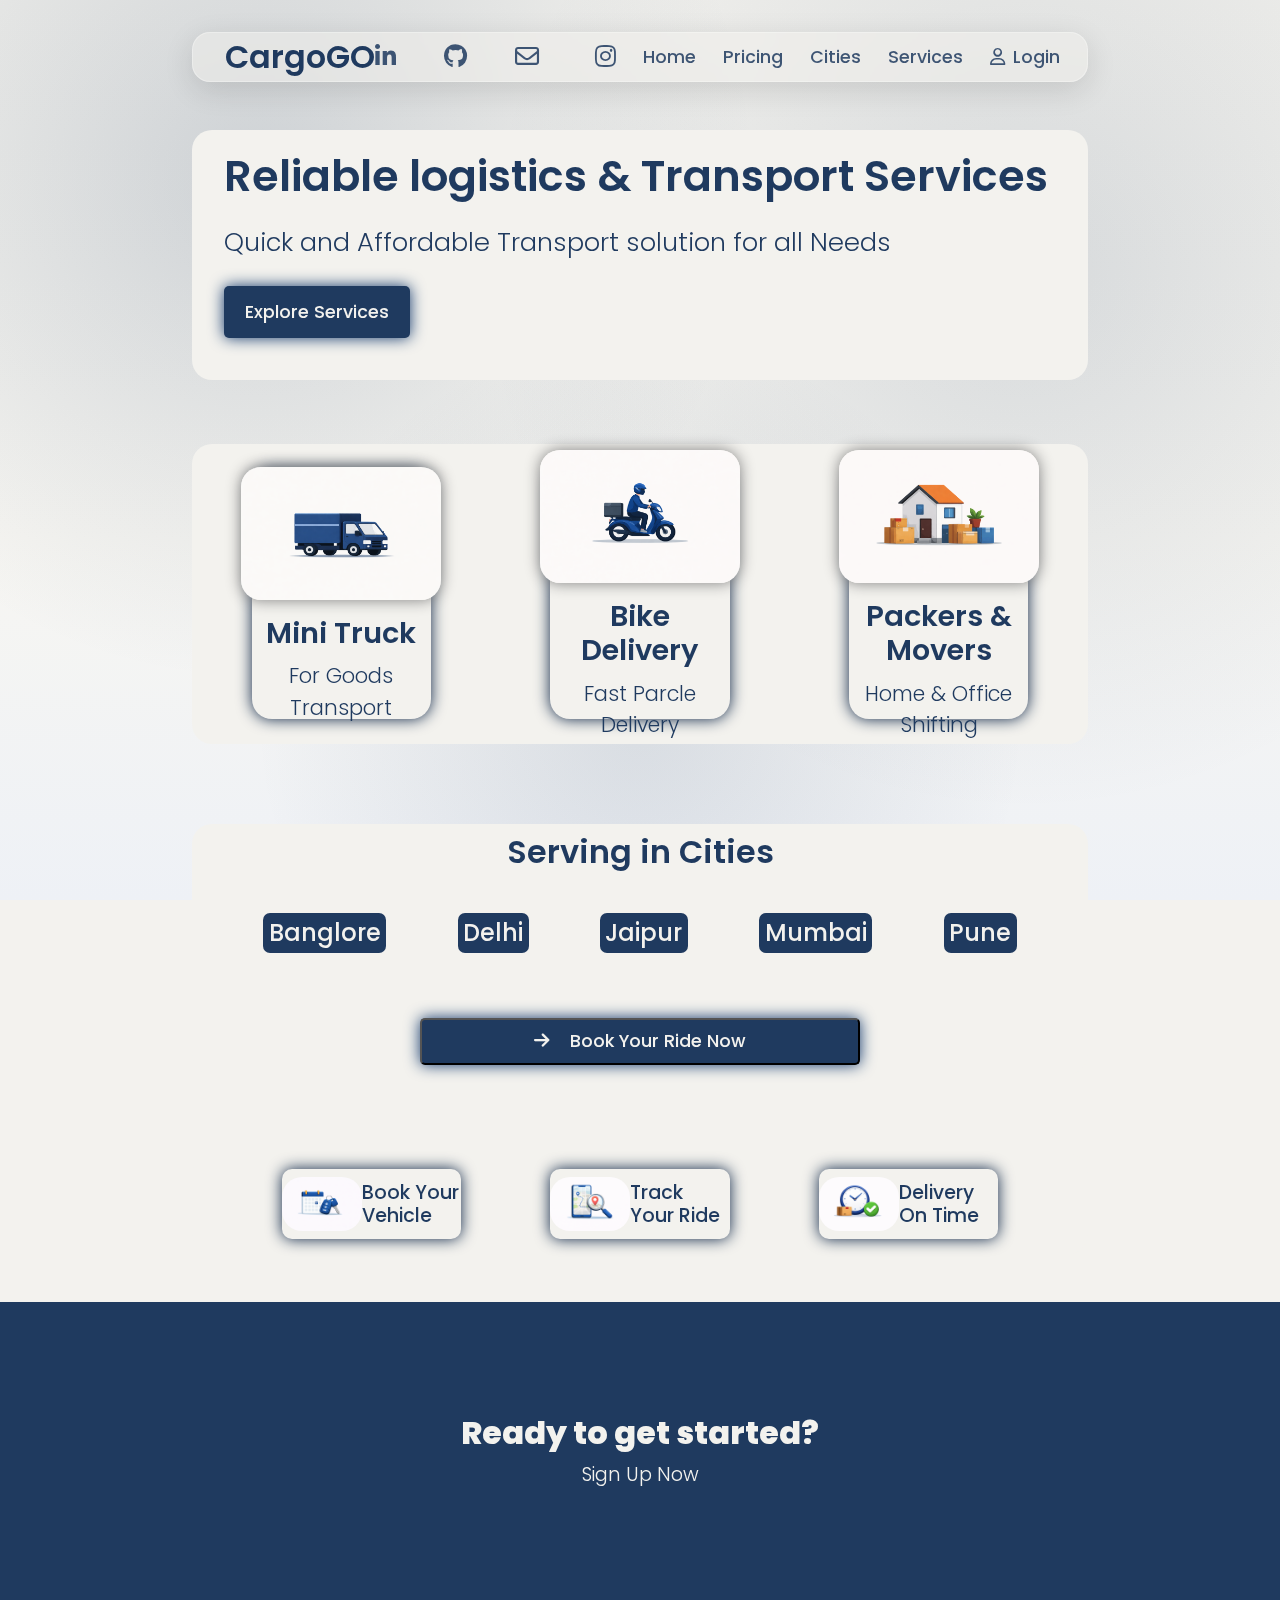
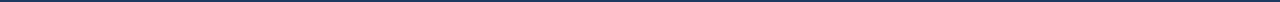
<file: index.html>
<!DOCTYPE html>
<html lang="en">
<head>
    <meta charset="UTF-8">
    <meta name="viewport" content="width=device-width, initial-scale=1.0">
    <title>CargoGO</title>
     <!-- Bootstrap CSS -->
    <link href="https://cdn.jsdelivr.net/npm/bootstrap@5.3.3/dist/css/bootstrap.min.css" rel="stylesheet">

    <!-- Google Font (Example: Poppins) -->
    <link href="https://fonts.googleapis.com/css2?family=Poppins:wght@300;400;500;600&display=swap" rel="stylesheet">
    <link href="https://fonts.googleapis.com/css2?family=Inter:wght@300;400;500;600;700&display=swap" rel="stylesheet">

    <!-- Font Awesome Icons -->
    <link rel="stylesheet" href="https://cdnjs.cloudflare.com/ajax/libs/font-awesome/6.5.1/css/all.min.css">

    <!-- Custom CSS -->
    <link rel="Stylesheet" href="style.css">
</head>
<body>
    <div class="cool-bg"></div>
    <div class="navigationbar">
        <div class="logo">CargoGO</div>
        <div class="sociallink">
            <a href="https://www.linkedin.com/in/jayesh-choudhary-8b7201360"><i class="fa-brands fa-linkedin-in"></i></a>
            <a href="https://github.com/choudharyjayesh668"><i class="fa-brands fa-github"></i></a>
            <a href="mailto:choudharyjayesh668@gmail.com"><i class="fa-regular fa-envelope"></i></a>
            <a href="https://www.instagram.com/jayeshchoudhayy/"><i class="fa-brands fa-instagram"></i></a>
        </div><!-- Social Links -->
        <div class="navlinks">
            <a href="./index.html">Home</a>
            <a href="./pricing.html">Pricing</a>
            <a href="./cities.html">Cities</a>
            <a href="./servies.html">Services</a>
            <!-- <a href="#about">About Us</a>
            <a href="#contact">Contact</a> -->
            <a href="./login.html"><i class="fa-regular fa-user"></i>Login</a>
        </div><!-- Navigation Links -->
    </div><!-- Navigation Bar -->
    <div class="box2">
        <div class="box2-content">
            <h1>Reliable logistics & Transport Services</h1>
            <p>Quick and Affordable Transport solution for all Needs</p>
            <a href="#services">Explore Services</a>
        </div><!-- Box 2 Content -->
    </div><!-- Box 2 -->
    <div class="box3">
        <div class="content">
            <img src="./Asset/box 3 1.png">
            <h4>Mini Truck</h4>
            <p class="bp1">For Goods Transport</p>
        </div>
        <div class="content">
            <img src="./Asset/box 3 2.png">
            <h4>Bike Delivery</h4>
            <p class="bp1">Fast Parcle Delivery</p>
        </div>
        <div class="content">
            <img src="./Asset/box 3 3.png">
            <h4>Packers & Movers</h4>
            <p class="bp1">Home & Office Shifting</p>
        </div>
    </div><!-- Box 3 -->
    <div class="box5">
        <h3>Serving in Cities</h3>
            <div class="citybox">
                <h5>Banglore</h5>
                <h5>Delhi</h5>
                <h5>Jaipur</h5>
                <h5>Mumbai</h5>
                <h5>Pune</h5>
            </div>
            <button class="ridenow"><i class="fa-solid fa-arrow-right"></i> Book Your Ride Now</button>
    </div><!-- Box 5 -->
    <div class="box4">
        <div class="minibox">
            <img src="./Asset/box  4 1.png">
            <h4>Book Your Vehicle</h4>
        </div>
        <div class="minibox">
            <img src="./Asset/box  4 2.png">
            <h4>Track Your Ride</h4>
        </div>
        <div class="minibox">
            <img src="./Asset/box  4 3.png">
            <h4>Delivery On Time</h4>
        </div>
    </div><!-- Box 4 -->
    <div class="bottom">
        <div class="bottom-content">
            <h2>Ready to get started?</h2>
            <a href="./login.html">Sign Up Now</a>
        </div><!-- Bottom Content -->
    </div><!-- Bottom Section -->
    <!--rebuild-->
</body>
</html>
</file>
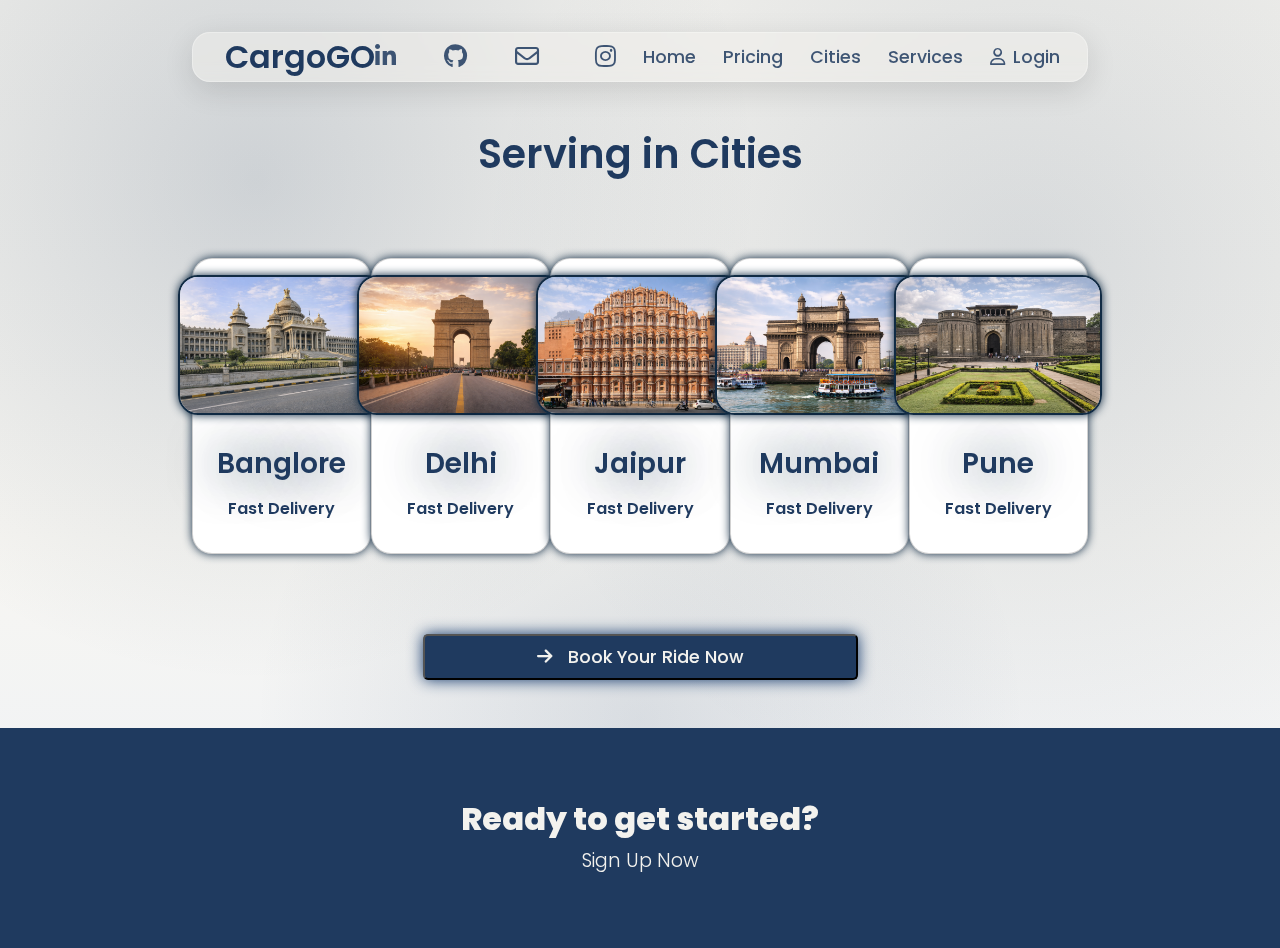
<file: cities.html>
<!DOCTYPE html>
<html lang="en">
<head>
    <meta charset="UTF-8">
    <meta name="viewport" content="width=device-width, initial-scale=1.0">
    <title>CargoGO</title>
     <!-- Bootstrap CSS -->
    <link href="https://cdn.jsdelivr.net/npm/bootstrap@5.3.3/dist/css/bootstrap.min.css" rel="stylesheet">

    <!-- Google Font (Example: Poppins) -->
    <link href="https://fonts.googleapis.com/css2?family=Poppins:wght@300;400;500;600&display=swap" rel="stylesheet">
    <link href="https://fonts.googleapis.com/css2?family=Inter:wght@300;400;500;600;700&display=swap" rel="stylesheet">

    <!-- Font Awesome Icons -->
    <link rel="stylesheet" href="https://cdnjs.cloudflare.com/ajax/libs/font-awesome/6.5.1/css/all.min.css">

    <!-- Custom CSS -->
    <link rel="Stylesheet" href="cities.css">
</head>
<body>
    <div class="cool-bg"></div>
    <div class="navigationbar">
        <div class="logo">CargoGO</div>
        <div class="sociallink">
            <a href="https://www.linkedin.com/in/jayesh-choudhary-8b7201360"><i class="fa-brands fa-linkedin-in"></i></a>
            <a href="https://github.com/choudharyjayesh668"><i class="fa-brands fa-github"></i></a>
            <a href="mailto:choudharyjayesh668@gmail.com"><i class="fa-regular fa-envelope"></i></a>
            <a href="https://www.instagram.com/jayeshchoudhayy/"><i class="fa-brands fa-instagram"></i></a>
        </div><!-- Social Links -->
        <div class="navlinks">
            <a href="./index.html">Home</a>
            <a href="./pricing.html">Pricing</a>
            <a href="./cities.html">Cities</a>
            <a href="./servies.html">Services</a>
            <!-- <a href="#about">About Us</a>
            <a href="#contact">Contact</a> -->
            <a href="./login.html"><i class="fa-regular fa-user"></i>Login</a>
        </div><!-- Navigation Links -->
    </div><!-- Navigation Bar -->
    <h1>Serving in Cities</h1>
    <div class="midpart">
        <div class="card">
            <img src="./Asset/cities1.png">
            <h3>Banglore</h3>
            <p>Fast Delivery</p>
        </div>
        <div class="card">
            <img src="./Asset/cities2.png">
            <h3>Delhi</h3>
            <p>Fast Delivery</p>
        </div>
        <div class="card">
            <img src="./Asset/cities3.png">
            <h3>Jaipur</h3>
            <p>Fast Delivery</p>
        </div>
        <div class="card">
            <img src="./Asset/cities4.png">
            <h3>Mumbai</h3>
            <p>Fast Delivery</p>
        </div>
        <div class="card">
            <img src="./Asset/cities5.png">
            <h3>Pune</h3>
            <p>Fast Delivery</p>
        </div>
    </div>
    <div class="last">
        <button class="book"><i class="fa-solid fa-arrow-right"></i>Book Your Ride Now</button>
    </div>
        <div class="bottom">
        <div class="bottom-content">
            <h2>Ready to get started?</h2>
            <a href="./login.html">Sign Up Now</a>
        </div><!-- Bottom Content -->
    </div><!-- Bottom Section -->
</body>
</html>
</file>
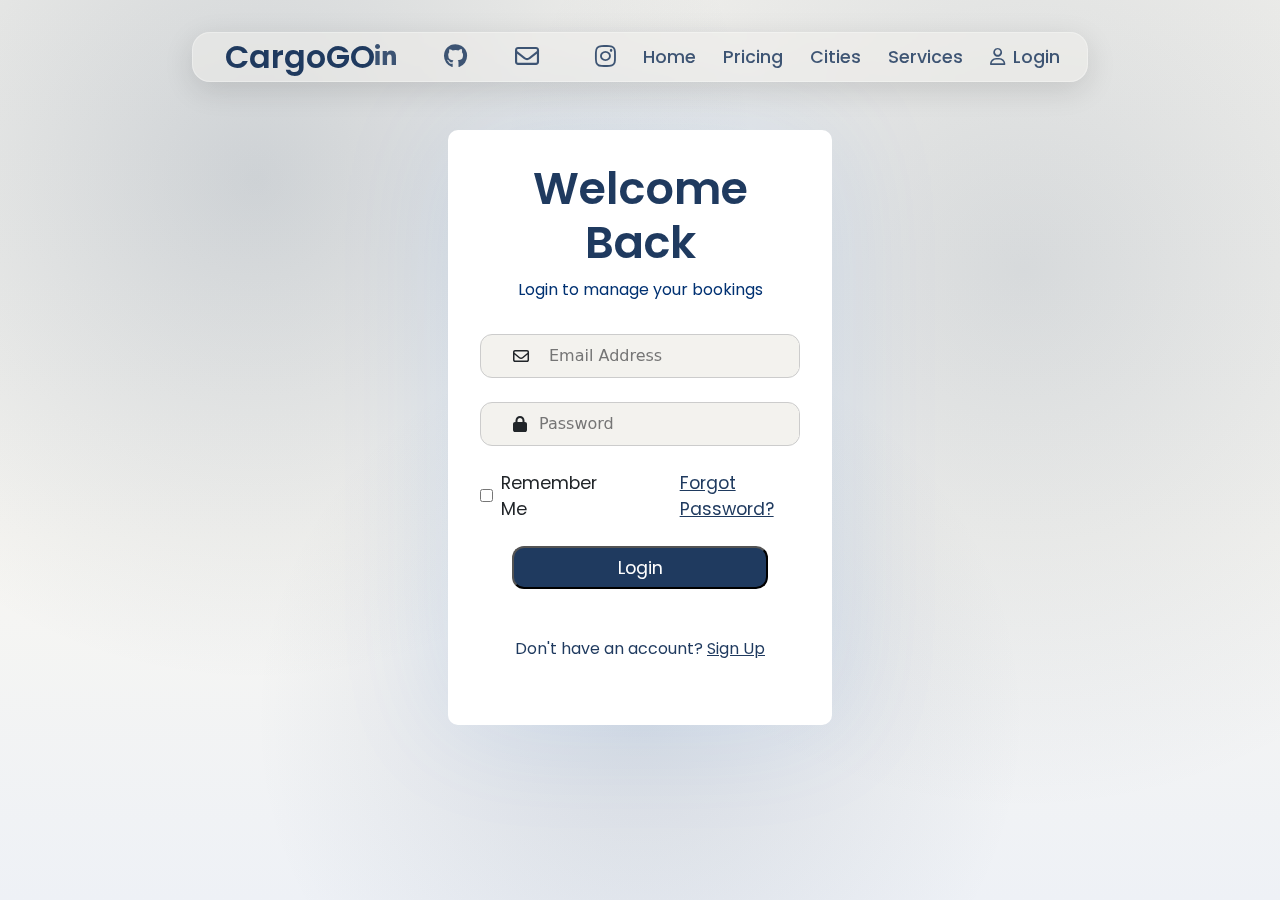
<file: login.html>
<!DOCTYPE html>
<html lang="en">
<head>
    <meta charset="UTF-8">
    <meta name="viewport" content="width=device-width, initial-scale=1.0">
    <title>CargoGO</title>
     <!-- Bootstrap CSS -->
    <link href="https://cdn.jsdelivr.net/npm/bootstrap@5.3.3/dist/css/bootstrap.min.css" rel="stylesheet">

    <!-- Google Font (Example: Poppins) -->
    <link href="https://fonts.googleapis.com/css2?family=Poppins:wght@300;400;500;600&display=swap" rel="stylesheet">
    <link href="https://fonts.googleapis.com/css2?family=Inter:wght@300;400;500;600;700&display=swap" rel="stylesheet">

    <!-- Font Awesome Icons -->
    <link rel="stylesheet" href="https://cdnjs.cloudflare.com/ajax/libs/font-awesome/6.5.1/css/all.min.css">

    <!-- Custom CSS -->
    <link rel="Stylesheet" href="login.css">
</head>
<body>
    <div class="cool-bg"></div>
    <div class="navigationbar">
        <div class="logo">CargoGO</div>
        <div class="sociallink">
            <a href="https://www.linkedin.com/in/jayesh-choudhary-8b7201360"><i class="fa-brands fa-linkedin-in"></i></a>
            <a href="https://github.com/choudharyjayesh668"><i class="fa-brands fa-github"></i></a>
            <a href="mailto:choudharyjayesh668@gmail.com"><i class="fa-regular fa-envelope"></i></a>
            <a href="https://www.instagram.com/jayeshchoudhayy/"><i class="fa-brands fa-instagram"></i></a>
        </div><!-- Social Links -->
        <div class="navlinks">
            <a href="./index.html">Home</a>
            <a href="./pricing.html">Pricing</a>
            <a href="./cities.html">Cities</a>
            <a href="./servies.html">Services</a>
            <!-- <a href="#about">About Us</a>
            <a href="#contact">Contact</a> -->
            <a href="./login.html"><i class="fa-regular fa-user"></i>Login</a>
        </div><!-- Navigation Links -->
    </div><!-- Navigation Bar -->
    <div class="loginpart">
        <h1>Welcome Back</h1>
        <p>Login to manage your bookings</p>
        <div class="email-bar">
            <i class="fa-regular fa-envelope"></i>
            <input type="email" placeholder="Email Address" class="email">
        </div>
        <div class="password">
            <i class="fa-solid fa-lock"></i>
            <input type="password" placeholder="Password" class="pass">
        </div>
        <div class="box3">
            <input type="checkbox" id="rememberme" class="rememberme"> <label for="rememberme"class="rememberme2">Remember Me </label>
            <a href="#forgetpassword">Forgot Password?</a>
        </div>
        <div class="login">
        <button type="submit">Login</button>
        </div>
        <p class="p5">Don't have an account? <a href="#signup">Sign Up</a></p>
    </div>
</body>
</html>
</file>
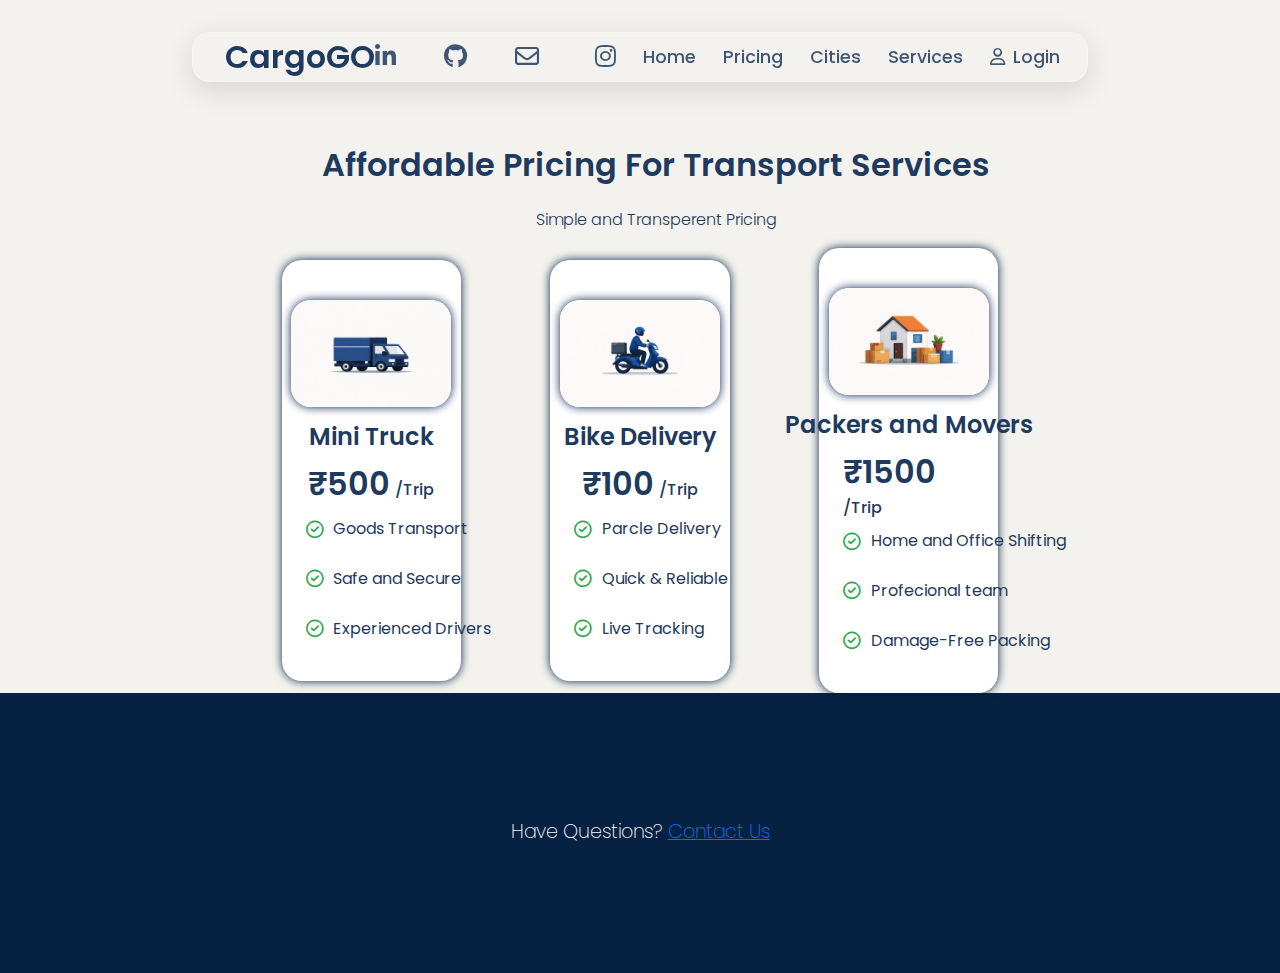
<file: pricing.html>
<!DOCTYPE html>
<html lang="en">
<head>
    <meta charset="UTF-8">
    <meta name="viewport" content="width=device-width, initial-scale=1.0">
    <title>CargoGO</title>
     <!-- Bootstrap CSS -->
    <link href="https://cdn.jsdelivr.net/npm/bootstrap@5.3.3/dist/css/bootstrap.min.css" rel="stylesheet">

    <!-- Google Font (Example: Poppins) -->
    <link href="https://fonts.googleapis.com/css2?family=Poppins:wght@300;400;500;600&display=swap" rel="stylesheet">
    <link href="https://fonts.googleapis.com/css2?family=Inter:wght@300;400;500;600;700&display=swap" rel="stylesheet">

    <!-- Font Awesome Icons -->
    <link rel="stylesheet" href="https://cdnjs.cloudflare.com/ajax/libs/font-awesome/6.5.1/css/all.min.css">

    <!-- Custom CSS -->
    <link rel="Stylesheet" href="pricing.css">
</head>
<body>
    <div class="cool-bg"></div>
    <div class="navigationbar">
        <div class="logo">CargoGO</div>
        <div class="sociallink">
            <a href="https://www.linkedin.com/in/jayesh-choudhary-8b7201360"><i class="fa-brands fa-linkedin-in"></i></a>
            <a href="https://github.com/choudharyjayesh668"><i class="fa-brands fa-github"></i></a>
            <a href="mailto:choudharyjayesh668@gmail.com"><i class="fa-regular fa-envelope"></i></a>
            <a href="https://www.instagram.com/jayeshchoudhayy/"><i class="fa-brands fa-instagram"></i></a>
        </div><!-- Social Links -->
        <div class="navlinks">
            <a href="./index.html">Home</a>
            <a href="./pricing.html">Pricing</a>
            <a href="./cities.html">Cities</a>
            <a href="./servies.html">Services</a>
            <!-- <a href="#about">About Us</a>
            <a href="#contact">Contact</a> -->
            <a href="./login.html"><i class="fa-regular fa-user"></i>Login</a>
        </div><!-- Navigation Links -->
    </div><!-- Navigation Bar -->
    <div class="heading">
        <h1>Affordable Pricing For Transport Services</h1>
        <p>Simple and Transperent Pricing</p>
    </div>
    <div class="box">
        <div class="minibox">
            <img src="./Asset/box 3 1.png">
            <h3>Mini Truck</h3>
            <div class="price">
                <span class="p1">&#8377;500</span>
                <span class="p2">/Trip</span>
            </div>
            <p class="p3"><i class="fa-regular fa-circle-check"></i>Goods Transport</p>
            <p class="p3"><i class="fa-regular fa-circle-check"></i>Safe and Secure</p>
            <p class="p3"><i class="fa-regular fa-circle-check"></i>Experienced Drivers</p>
        </div><!--minibox-->
        <div class="minibox">
            <img src="./Asset/box 3 2.png">
            <h3>Bike Delivery</h3>
            <div class="price">
                <span class="p1">&#8377;100</span>
                <span class="p2">/Trip</span>
            </div>
            <p class="p3"><i class="fa-regular fa-circle-check"></i>Parcle Delivery</p>
            <p class="p3"><i class="fa-regular fa-circle-check"></i>Quick & Reliable</p>
            <p class="p3"><i class="fa-regular fa-circle-check"></i>Live Tracking</p>
        </div><!--minibox-->
        <div class="minibox">
            <img src="./Asset/box 3 3.png">
            <h3>Packers and Movers</h3>
                <div class="price">
                <span class="p1">&#8377;1500</span>
                <span class="p2">/Trip</span>
            </div>
            <p class="p3"><i class="fa-regular fa-circle-check"></i>Home and Office Shifting</p>
            <p class="p3"><i class="fa-regular fa-circle-check"></i>Profecional team</p>
            <p class="p3"><i class="fa-regular fa-circle-check"></i>Damage-Free Packing</p>
        </div><!--minibox-->
    </div><!--box-->
    <div class="bottom">
        <p class="p7">Have Questions? <a href="#contact">Contact Us</a></p>
    </div>
</body>
</html>
</file>
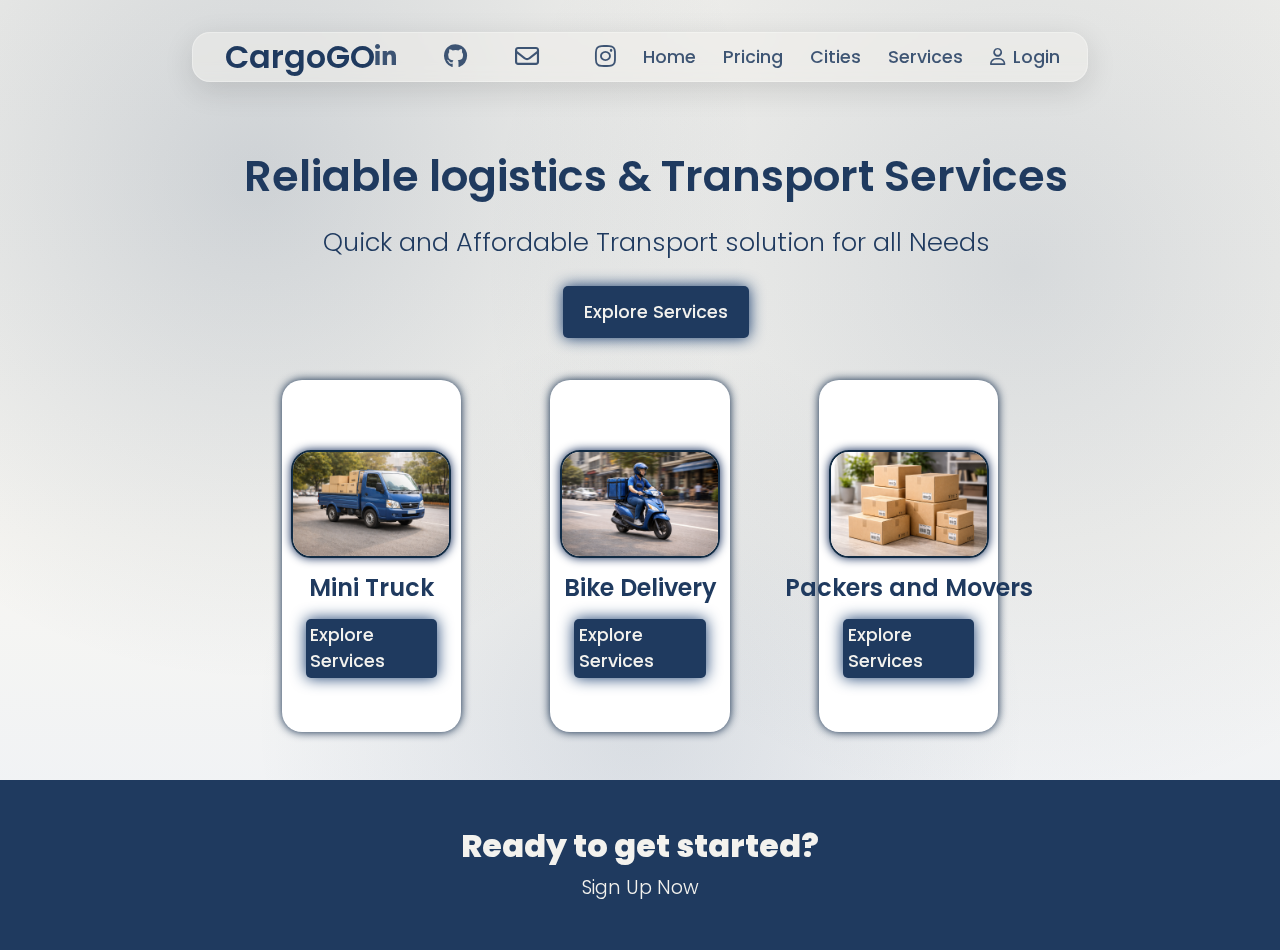
<file: servies.html>
<!DOCTYPE html>
<html lang="en">
<head>
    <meta charset="UTF-8">
    <meta name="viewport" content="width=device-width, initial-scale=1.0">
    <title>CargoGO</title>
     <!-- Bootstrap CSS -->
    <link href="https://cdn.jsdelivr.net/npm/bootstrap@5.3.3/dist/css/bootstrap.min.css" rel="stylesheet">

    <!-- Google Font (Example: Poppins) -->
    <link href="https://fonts.googleapis.com/css2?family=Poppins:wght@300;400;500;600&display=swap" rel="stylesheet">
    <link href="https://fonts.googleapis.com/css2?family=Inter:wght@300;400;500;600;700&display=swap" rel="stylesheet">

    <!-- Font Awesome Icons -->
    <link rel="stylesheet" href="https://cdnjs.cloudflare.com/ajax/libs/font-awesome/6.5.1/css/all.min.css">

    <!-- Custom CSS -->
    <link rel="Stylesheet" href="servies.css">
</head>
<body>
    <div class="cool-bg"></div>
    <div class="navigationbar">
        <div class="logo">CargoGO</div>
        <div class="sociallink">
            <a href="https://www.linkedin.com/in/jayesh-choudhary-8b7201360"><i class="fa-brands fa-linkedin-in"></i></a>
            <a href="https://github.com/choudharyjayesh668"><i class="fa-brands fa-github"></i></a>
            <a href="mailto:choudharyjayesh668@gmail.com"><i class="fa-regular fa-envelope"></i></a>
            <a href="https://www.instagram.com/jayeshchoudhayy/"><i class="fa-brands fa-instagram"></i></a>
        </div><!-- Social Links -->
        <div class="navlinks">
            <a href="./index.html">Home</a>
            <a href="./pricing.html">Pricing</a>
            <a href="./cities.html">Cities</a>
            <a href="./servies.html">Services</a>
            <!-- <a href="#about">About Us</a>
            <a href="#contact">Contact</a> -->
            <a href="./login.html"><i class="fa-regular fa-user"></i>Login</a>
        </div><!-- Navigation Links -->
    </div><!-- Navigation Bar -->
    <div class="box2">
        <div class="box2-content">
            <h1>Reliable logistics & Transport Services</h1>
            <p>Quick and Affordable Transport solution for all Needs</p>
            <a href="#services">Explore Services</a>
        </div><!-- Box 2 Content -->
    </div><!-- Box 2 -->
    <div class="box">
        <div class="minibox">
            <img src="./Asset/servies1.png">
            <h3>Mini Truck</h3>
            <a href="#services">Explore Services</a>
        </div><!--minibox-->
        <div class="minibox">
            <img src="./Asset/servies2.png">
            <h3>Bike Delivery</h3>
            <a href="#services">Explore Services</a>
        </div><!--minibox-->
        <div class="minibox">
            <img src="./Asset/servies3.png">
            <h3>Packers and Movers</h3>
            <a href="#services">Explore Services</a>
        </div><!--minibox-->
    </div><!--box-->
        <div class="bottom">
        <div class="bottom-content">
            <h2>Ready to get started?</h2>
            <a href="./login.html">Sign Up Now</a>
        </div><!-- Bottom Content -->
    </div><!-- Bottom Section -->
</body>
</html>
</file>
<file: style.css>
.cool-bg{
  position: fixed;
  inset: 0;
  z-index: -1;
  background:
    radial-gradient(circle at 20% 20%, rgba(31,58,95,0.18), transparent 40%),
    radial-gradient(circle at 80% 30%, rgba(31,58,95,0.14), transparent 45%),
    radial-gradient(circle at 50% 80%, rgba(31,58,95,0.12), transparent 40%),
    linear-gradient(180deg, #f3f2ee 0%, #f7f6f2 60%, #eef1f6 100%);
  animation: floatBG 12s ease-in-out infinite alternate;
}
@keyframes floatBG{
  from{
    background-position:
      0% 0%,
      100% 0%,
      50% 100%,
      0% 0%;
  }
  to{
    background-position:
      10% 15%,
      90% 10%,
      55% 85%,
      0% 0%;
  }
}
.navigationbar, .box2, .box3, .box4, .box5{
    border-radius: 20px;
}
body{
    background-color: #f3f2ee;
    position: relative;
    margin: 0;
}
.navigationbar{
    display: flex;
    width: 70%;
    margin: auto;
    align-items: center;
    
    position: sticky;
    z-index: 10; 
    top: 2rem;

    /* background-color: #f3f2ee; */
    background: rgba(243, 242, 238, 0.45);
    backdrop-filter: blur(8px);
    -webkit-backdrop-filter: blur(8px); 
    border-radius: 18px; 
    border: 1px solid rgba(255, 255, 255, 0.3);
    box-shadow: 0 8px 30px rgba(0, 0, 0, 0.12);
    
}
.logo{
    width: 30%;
    color: #1F3A5F;
    font-family: 'Poppins', sans-serif;
    font-size: 2rem;
    font-weight: 600;
    margin-left: 2rem;
}
.logo:hover{
    cursor: pointer;
    transform: scale(1.02);
    transition: 0.3s;
    text-shadow: 0 0 45px rgb(11, 35, 68);
}
.sociallink{
    display: flex;
    justify-content: center;
    align-items: start;
    align-items: start;
    gap: 3rem;
    
}
.sociallink a{
    text-decoration: none;
    color: #1F3A5F;
    font-size: 1.5rem;
    opacity: 0.85;
}
.sociallink a:hover{
    color: #112b44;
    opacity: 1;
    cursor: pointer;
    transform: scale(1.1);
    transition: 0.3s;
}

.navlinks{
    display: flex;
    justify-content: space-evenly;
    width: 100%;
    align-items: end;
    
}
.navlinks a{
    text-decoration: none;
    color: #1F3A5F;
    font-family: 'Poppins', sans-serif;
    font-size: 1.1rem;
    font-weight: 500;
    opacity: 0.85;
}
.navlinks a:hover{
    text-decoration: underline;
    text-underline-offset: 0.5rem;
    opacity: 1;
    /* text-shadow: 0 0 20px rgb(11, 35, 68); */
}
.fa-regular{
    margin-right: 0.5rem;
}
.box2{
    width: 70%;
    height: 250px;
    margin: auto;
    background-color: #f3f2ee;
    margin-top: 5rem;
    padding-left: 2rem;
}
.box2-content{
    display: flex;
    flex-direction: column;
    align-items: flex-start;
    height: 100%;
    text-align: center;
}
.box2-content h1{
    font-family: 'Poppins', sans-serif;
    font-size: 2.7rem;
    font-weight: 600;
    color: #1F3A5F;
    margin-bottom: 1rem;
}
.box2-content p{
    font-family: 'Poppins', sans-serif;
    font-size: 1.6rem;
    font-weight: 300;
    color: #1F3A5F;
    margin-top: 0.3rem;
    margin-bottom: 1.5rem;
}
.box2-content a{
    text-decoration: none;
    background-color: #1F3A5F;
    color: #f3f2ee;
    padding: 0.8rem 1.3rem;
    border-radius: 5px;
    font-family: 'Poppins', sans-serif;
    font-size: 1.1rem;
    font-weight: 500;
    box-shadow: 0 0 15px rgb(17, 55, 107);
}
.box2-content a:hover{
    background-color: #112b44;
    color: White;
    cursor: pointer;
    transform: scale(0.9);
    box-shadow: 0 0 15px rgb(11, 35, 68);
    transition: 0.3s;
    background-color: #f3f2ee;
    color: #1F3A5F;
    border: 2.5px solid #1F3A5F;
}
.box3{
    width: 70%;
    height: 300px;
    margin: auto;
    background-color: #f3f2ee;
    justify-content: space-between;
    display: flex;
    align-items: center;

}
.box3 .content{
    display: flex;
    flex-direction: column;
    align-items: center;
    justify-content: center;
    height: 100%;
    text-align: center;
    background-color: #f3f2ee;
    width: 20%;
    height: 250px;
    margin: auto;
    border-radius: 20px;
    box-shadow: 0 0 15px rgb(11, 35, 68);
}
.box3 .content img{
    width: 200px;
    height: auto;
    margin-top: 2rem;
    border-radius: 20px;
    box-shadow: 0 0 15px rgb(129, 129, 129);
}
.box3 .content img:hover{
    transform: scale(1.03);
    cursor: pointer;
    transition: 0.5s;
    box-shadow: 0 0 25px rgb(11, 35, 68);
}
.content h4{
    font-family: 'Poppins', sans-serif;
    font-size: 1.8rem;
    font-weight: 600;
    color: #1F3A5F;
    margin-top: 1rem;
}
.content h4:hover{
    text-decoration: underline;
    text-underline-offset: 0.5rem;
    cursor: pointer;
    transform: scale(1.03);
    transition: 0.5s;
    text-shadow: 0 10px 25px rgba(11, 35, 68, 0.3);
}
.content p{
    font-family: 'Poppins', sans-serif;
    font-size: 1.3rem;
    font-weight: 300;
    color: #1F3A5F;
    margin-top: 0.1rem;
    margin-bottom: 1.9rem;
    cursor: default;
}
.box4{
    width: 70%;
    height: 100px;
    margin: auto;
    background-color: #f3f2ee;
    margin-top: 5rem;
    display: flex;
    justify-content: space-evenly;
    align-items: center;
}
.box4 .minibox{
    display: flex;
    justify-content: space-evenly;
    align-items: center;
    height: 70px;
    width: 20%;
    border-radius: 10px;
    background-color: #f3f2ee;
    box-shadow: 0 0 15px rgb(11, 35, 68);
}
.box4 .minibox h4{
    font-family: 'Poppins', sans-serif;
    font-size: 1.2rem;
    font-weight: 500;
    color: #1F3A5F;
    margin-top: 0.5rem;
    cursor: default;
}
.box4 .minibox h4:hover{
    text-decoration: underline;
    text-underline-offset: 0.5rem;
    cursor: pointer;
    transform: scale(1.03);
    transition: 0.5s;
    text-shadow: 0 0 55px rgb(11, 35, 68);
}
.box4 .minibox img{
    width: 5rem;
    border-radius: 20px;
}
.box4 .minibox img:hover{
    transform: scale(1.03);
    cursor: pointer;
    transition: 0.5s;
    box-shadow: 0 0 25px rgb(11, 35, 68);
}
.box5{
    width: 70%;
    height: 250px;
    margin: auto;
    background-color: #f3f2ee;
    margin-top: 5rem;
    display: flex;
    align-items: center;
    flex-direction: column;
    justify-content: space-evenly;
}
.box5 h3{
    font-family: 'Poppins', sans-serif;
    font-size: 2rem;
    font-weight: 600;
    color: #1F3A5F;
    margin-bottom: 2rem;
    text-align: center;
}
.citybox{
    display: flex;
    flex-direction: row;
    align-items: center;
    justify-content: space-evenly;
    text-align: center;
    display: flex;
    width: 100%;
    justify-content: space-evenly;
}
.citybox h5{
    font-family: 'Poppins', sans-serif;
    font-size: 1.5rem;
    font-weight: 500;
    color: #1F3A5F;
    margin-top: 0rem;
    cursor: default;
    border-radius: 7px;
    background-color: #1F3A5F;
    color: #f3f2ee;
    padding: 0.35rem;
    
}
.citybox h5:hover{
    cursor: pointer;
    transform: scale(1.03);
    transition: 0.5s;
    background-color: #f3f2ee;
    color: #1F3A5F;
    border: 2.5px solid #1F3A5F;
}

.box5 .ridenow{
    text-decoration: none;
    background-color: #1F3A5F;
    color: #f3f2ee;
    padding: 0.5rem 7rem;
    border-radius: 5px;
    font-family: 'Poppins', sans-serif;
    font-size: 1.1rem;
    font-weight: 500;
    box-shadow: 0 0 15px rgb(17, 55, 107);
    align-self: center;
    margin-top: 3rem;
}
.box5 .ridenow:hover{
    background-color: #112b44;
    color: White;
    cursor: pointer;
    transform: scale(0.95);
    transition: 0.3s;
    box-shadow: 0 0 15px rgb(255, 255, 255);
    background-color: #f3f2ee;
    color: #1F3A5F;
}
.fa-solid{
    margin-right: 1rem;
}
.bottom{
    width: 100%;
    height: 300px;
    margin-top: 3rem;
    background-color: #1F3A5F;
    display: flex;
    justify-content: center;
    align-items: center;
    text-align: center;
}
.bottom h2{
    font-family: 'Poppins', sans-serif;
    font-size: 2rem;
    font-weight: 800;
    color: #f3f2ee;
}
.bottom h2:hover{
    /* text-decoration: underline; */
    /* text-underline-offset: 0.5rem; */
    cursor: pointer;
    transform: scale(1.03);
    transition: 0.5s;
    text-shadow: 0 0 1px rgb(255, 255, 255);
}
.bottom a{
    font-family: 'Poppins', sans-serif;
    font-size: 1.2rem;
    font-weight: 300;
    color: #f3f2ee;
    margin-top: 0.5rem;
    text-align: center;
    text-decoration: none;
}
.bottom a:hover{
    text-decoration: underline;
    text-underline-offset: 0.1rem;
    cursor: pointer;
    transform: scale(1.09);
    transition: 0.3s;
    text-shadow: 0 0 1px rgb(255, 255, 255);
}
.box2{
    margin-bottom: 4rem;
    padding-top: 1.3rem;
}
//responsive
@media (max-width: 1024px) {
  .navigationbar,
  .box2,
  .box3,
  .box4,
  .box5 {
    width: 92%;
  }
  .navigationbar {
    padding: 1rem 0;
    gap: 1rem;
  }

  .logo {
    width: auto;
    font-size: 1.8rem;
    margin-left: 1rem;
  }

  .sociallink {
    gap: 1.5rem;
  }

  .navlinks {
    gap: 1.2rem;
  }

  .navlinks a {
    font-size: 1rem;
  }
  .box2 {
    height: auto;
    padding: 2rem 1.5rem;
  }

  .box2-content h1 {
    font-size: 2.2rem;
  }

  .box2-content p {
    font-size: 1.3rem;
  }
  .box3 {
    height: auto;
    flex-wrap: wrap;
    gap: 2rem;
    padding: 2rem 0;
  }

  .box3 .content {
    width: 45%;
    height: auto;
    padding-bottom: 1.5rem;
  }

  .box3 .content img {
    width: 170px;
  }
  .box4 {
    height: auto;
    flex-wrap: wrap;
    gap: 1.5rem;
    padding: 2rem 0;
  }

  .box4 .minibox {
    width: 45%;
  }
  .box5 {
    height: auto;
    padding: 2rem 1rem;
  }

  .citybox {
    flex-wrap: wrap;
    gap: 1rem;
  }

  .citybox h5 {
    font-size: 1.3rem;
    padding: 0.5rem 1rem;
  }

  .box5 .ridenow {
    padding: 0.7rem 4rem;
    font-size: 1rem;
  }
  .bottom {
    height: 240px;
    padding: 2rem 1rem;
  }

  .bottom h2 {
    font-size: 1.8rem;
  }
}
* {
  box-sizing: border-box;
}

































@media screen and (max-width: 600px) {
  html {
    font-size: 12.5px;
  }

  body {
    overflow-x: hidden;
  }
  .box2,
  .box3,
  .box4,
  .box5,
  .bottom {
    height: auto !important;
  }
  .navigationbar,
  .box2,
  .box3,
  .box4,
  .box5 {
    width: 92%;
    margin: 1.2rem auto;
    padding: 1rem;
  }
  .navigationbar {
    position: relative;
    flex-wrap: wrap;
    gap: 0.8rem;
  }

  .logo {
    width: 100%;
    text-align: center;
    font-size: 1.4rem;
    margin: 0;
  }

  .sociallink {
    width: 100%;
    justify-content: center;
    gap: 1.4rem;
  }

  .navlinks {
    width: 100%;
    justify-content: space-around;
  }

  .navlinks a {
    font-size: 0.95rem;
  }
  .box2-content {
    align-items: center;
    text-align: center;
  }

  .box2-content h1 {
    font-size: 1.5rem;
    max-width: 22ch;
  }

  .box2-content p {
    font-size: 1.05rem;
    max-width: 28ch;
  }

  .box2-content a {
    font-size: 0.95rem;
    padding: 0.6rem 1.2rem;
  }
  .box3 {
    flex-direction: column;
    gap: 1.5rem;
  }

  .box3 .content {
    width: 85%;
    margin: auto;
  }

  .box3 .content img {
    width: 130px;
  }
  .box4 {
    flex-direction: column;
    gap: 1.2rem;
  }

  .box4 .minibox {
    width: 85%;
    margin: auto;
  }
  .citybox {
    flex-wrap: wrap;
    gap: 0.8rem;
  }

  .citybox h5 {
    font-size: 1.05rem;
    padding: 0.45rem 0.9rem;
  }

  .box5 .ridenow {
    font-size: 0.95rem;
    padding: 0.7rem 3rem;
  }
  .bottom {
    padding: 2.5rem 1rem;
  }

  .bottom h2 {
    font-size: 1.5rem;
  }
}
</file>
<file: cities.css>
.cool-bg{
  position: fixed;
  inset: 0;
  z-index: -1;
  background:
    radial-gradient(circle at 20% 20%, rgba(31,58,95,0.18), transparent 40%),
    radial-gradient(circle at 80% 30%, rgba(31,58,95,0.14), transparent 45%),
    radial-gradient(circle at 50% 80%, rgba(31,58,95,0.12), transparent 40%),
    linear-gradient(180deg, #f3f2ee 0%, #f7f6f2 60%, #eef1f6 100%);
  animation: floatBG 12s ease-in-out infinite alternate;
}
@keyframes floatBG{
  from{
    background-position:
      0% 0%,
      100% 0%,
      50% 100%,
      0% 0%;
  }
  to{
    background-position:
      10% 15%,
      90% 10%,
      55% 85%,
      0% 0%;
  }
}
.navigationbar, .box2, .box3, .box4, .box5{
    border-radius: 20px;
}
body{
    background-color: #f3f2ee;
    position: relative;
    margin: 0;
}
.navigationbar{
    display: flex;
    width: 70%;
    margin: auto;
    align-items: center;
    position: sticky;
    z-index: 10; 
    top: 2rem;
    background: rgba(243, 242, 238, 0.45);
    backdrop-filter: blur(8px);
    -webkit-backdrop-filter: blur(8px); 
    border-radius: 18px; 
    border: 1px solid rgba(255, 255, 255, 0.3);
    box-shadow: 0 8px 30px rgba(0, 0, 0, 0.12);
    
}
.logo{
    width: 30%;
    color: #1F3A5F;
    font-family: 'Poppins', sans-serif;
    font-size: 2rem;
    font-weight: 600;
    margin-left: 2rem;
}
.logo:hover{
    cursor: pointer;
    transform: scale(1.02);
    transition: 0.3s;
    text-shadow: 0 0 45px rgb(11, 35, 68);
}
.sociallink{
    display: flex;
    justify-content: center;
    align-items: start;
    align-items: start;
    gap: 3rem;
}
.sociallink a{
    text-decoration: none;
    color: #1F3A5F;
    font-size: 1.5rem;
    opacity: 0.85;
}
.sociallink a:hover{
    color: #112b44;
    opacity: 1;
    cursor: pointer;
    transform: scale(1.1);
    transition: 0.3s;
}
.navlinks{
    display: flex;
    justify-content: space-evenly;
    width: 100%;
    align-items: end;
    
}
.navlinks a{
    text-decoration: none;
    color: #1F3A5F;
    font-family: 'Poppins', sans-serif;
    font-size: 1.1rem;
    font-weight: 500;
    opacity: 0.85;
}
.navlinks a:hover{
    text-decoration: underline;
    text-underline-offset: 0.5rem;
    opacity: 1;
    /* text-shadow: 0 0 20px rgb(11, 35, 68); */
}
.fa-regular{
    margin-right: 0.5rem;
}
h1{
    font-family: 'Poppins', sans-serif;
    color: #1F3A5F;
    text-align: center;
    margin-top: 5rem;
    font-weight: 600;
    margin-bottom: 5rem;
}
.midpart{
    display:flex;
    justify-content: space-evenly;
    align-items: center;
    width: 70%;
    margin: auto;
}
.midpart .card{
    display: flex;
    justify-content: space-evenly;
    flex-direction: column;
    align-items: center;
    border-radius: 20px;
    padding: 1rem;
    box-shadow: 0 0 10px #112b44;
}
.card:hover{
    cursor: pointer;
    transform: scale(1.02);
    transition: 0.3s;
    box-shadow: 0 0 30px #112b44;
}
.card img{
    width: 13rem;
    border-radius: 20px;
    align-items: center;
    justify-content: center;
    display: flex;
    border: 2px solid #112b44;
    box-shadow: 0 0 10px #112b44;
}
.card img:hover{
    transform: scale(1.02);
    transition: 0.3s;
    box-shadow: 0 0 20px #112b44;
}
h3{
    font-family: 'Poppins', sans-serif;
    color: #1F3A5F;
    text-align: center;
    margin-top: 2rem;
    font-weight: 600;
    margin-bottom: 1rem;
    text-shadow: 0 0 50px #112b44;
}
h3:hover{
    cursor: pointer;
    transform: scale(1.02);
    transition: 0.3s;
    text-shadow: 0 0 30px #112b44;
}
.card p{
    font-family: 'Poppins', sans-serif;
    color: #1F3A5F;
    text-align: center;
    font-weight: 600;
    margin-bottom: 1rem;;
}
.last{
    display: flex;
    align-items: center;
    justify-content: center;
    margin-top: 2rem;
}
.book{
    text-decoration: none;
    background-color: #1F3A5F;
    color: #f3f2ee;
    padding: 0.5rem 7rem;
    border-radius: 5px;
    font-family: 'Poppins', sans-serif;
    font-size: 1.1rem;
    font-weight: 500;
    box-shadow: 0 0 15px rgb(17, 55, 107);
    align-self: center;
    margin-top: 3rem;
    justify-content: center;
    align-items: center;
    display: flex;
    text-align: center;
}
.book:hover{
    background-color: #112b44;
    color: White;
    cursor: pointer;
    transform: scale(0.95);
    transition: 0.3s;
    box-shadow: 0 0 15px rgb(255, 255, 255);
    background-color: #f3f2ee;
    color: #1F3A5F;
}
.fa-solid{
    margin-right: 1rem;
}
.bottom{
    width: 100%;
    height: 220px;
    margin-top: 3rem;
    background-color: #1F3A5F;
    display: flex;
    justify-content: center;
    align-items: center;
    text-align: center;
}
.bottom h2{
    font-family: 'Poppins', sans-serif;
    font-size: 2rem;
    font-weight: 800;
    color: #f3f2ee;
}
.bottom h2:hover{
    cursor: pointer;
    transform: scale(1.03);
    transition: 0.5s;
    text-shadow: 0 0 1px rgb(255, 255, 255);
}
.bottom a{
    font-family: 'Poppins', sans-serif;
    font-size: 1.2rem;
    font-weight: 300;
    color: #f3f2ee;
    margin-top: 0.5rem;
    text-align: center;
    text-decoration: none;
}
.bottom a:hover{
    text-decoration: underline;
    text-underline-offset: 0.1rem;
    cursor: pointer;
    transform: scale(1.09);
    transition: 0.3s;
    text-shadow: 0 0 1px rgb(255, 255, 255);
}
</file>
<file: login.css>
.cool-bg{
  position: fixed;
  inset: 0;
  z-index: -1;
  background:
    radial-gradient(circle at 20% 20%, rgba(31,58,95,0.18), transparent 40%),
    radial-gradient(circle at 80% 30%, rgba(31,58,95,0.14), transparent 45%),
    radial-gradient(circle at 50% 80%, rgba(31,58,95,0.12), transparent 40%),
    linear-gradient(180deg, #f3f2ee 0%, #f7f6f2 60%, #eef1f6 100%);
  animation: floatBG 12s ease-in-out infinite alternate;
}

@keyframes floatBG{
  from{
    background-position:
      0% 0%,
      100% 0%,
      50% 100%,
      0% 0%;
  }
  to{
    background-position:
      10% 15%,
      90% 10%,
      55% 85%,
      0% 0%;
  }
}
.navigationbar, .box2, .box3, .box4, .box5{
    border-radius: 20px;
}
body{
    background-color: #f3f2ee;
    position: relative;
    margin: 0;
}
.navigationbar{
    display: flex;
    width: 70%;
    margin: auto;
    align-items: center;
    position: sticky;
    z-index: 10; 
    top: 2rem;
    background: rgba(243, 242, 238, 0.45);
    backdrop-filter: blur(8px);
    -webkit-backdrop-filter: blur(8px); 
    border-radius: 18px; 
    border: 1px solid rgba(255, 255, 255, 0.3);
    box-shadow: 0 8px 30px rgba(0, 0, 0, 0.12);
}
.logo{
    width: 30%;
    color: #1F3A5F;
    font-family: 'Poppins', sans-serif;
    font-size: 2rem;
    font-weight: 600;
    margin-left: 2rem;
}
.logo:hover{
    cursor: pointer;
    transform: scale(1.02);
    transition: 0.3s;
    text-shadow: 0 0 45px rgb(11, 35, 68);
}
.sociallink{
    display: flex;
    justify-content: center;
    align-items: start;
    align-items: start;
    gap: 3rem;
}
.sociallink a{
    text-decoration: none;
    color: #1F3A5F;
    font-size: 1.5rem;
    opacity: 0.85;
}
.sociallink a:hover{
    color: #112b44;
    opacity: 1;
    cursor: pointer;
    transform: scale(1.1);
    transition: 0.3s;
}

.navlinks{
    display: flex;
    justify-content: space-evenly;
    width: 100%;
    align-items: end;
    
}
.navlinks a{
    text-decoration: none;
    color: #1F3A5F;
    font-family: 'Poppins', sans-serif;
    font-size: 1.1rem;
    font-weight: 500;
    opacity: 0.85;
}
.navlinks a:hover{
    text-decoration: underline;
    text-underline-offset: 0.5rem;
    opacity: 1;
    /* text-shadow: 0 0 20px rgb(11, 35, 68); */
}
.fa-regular{
    margin-right: 0.5rem;
}
.loginpart{
    width: 30%;
    margin: auto;
    margin-top: 5rem;
    padding: 2rem;
    background-color: #ffffff;
    box-shadow: 0 0 120px rgba(0, 110, 255, 0.1);
    border-radius: 10px;
    
}
.loginpart h1{
    text-align: center;
    margin-bottom: 0.5rem;
    color: #1F3A5F;
    font-family: 'Poppins', sans-serif;
    font-size: 2.8rem;
    font-weight: 600;

}
.loginpart p{
    text-align: center;
    margin-bottom: 2rem;
    color: #003172;
    font-family: 'Poppins', sans-serif;
    font-size: 1rem;
}
.email-bar{
    display: flex;
    align-items: center;
    gap: 10px;
    padding-left: 2rem;
    padding-bottom: 0.5rem;
    padding-top: 0.5rem;
    width: 100%;
    margin-bottom: 1.5rem;
    background-color: #f3f2ee;
    border: 1px solid #ccc;
    border-radius: 12px;
}
.email-bar:hover{
    cursor: pointer;
}
.email{
    border: none;
    background-color: #f3f2ee;
    width: 100%;
    font-size: 1rem;
    outline: none;
}
.pass{
    border: none;
    background-color: #f3f2ee;
    width: 100%;
    font-size: 1rem;
    outline: none;
}
.pass:hover{
    cursor: text;
}
.password{
    display: flex;
    align-items: center;
    gap: 10px;
    padding-left: 2rem;
    padding-bottom: 0.5rem;
    padding-top: 0.5rem;
    width: 100%;
    margin-bottom: 1.5rem;
    background-color: #f3f2ee;
    border: 1px solid #ccc;
    border-radius: 12px;
    justify-items: center;
}
.password:hover{
    cursor: pointer;
}

.box3{
    display: flex;
    justify-content: center;
    align-items: center;
    margin-bottom: 1.5rem;
}
.rememberme{
    margin-right: 0.5rem;
    justify-items: center;
}
.rememberme:hover{
    cursor: pointer;
}
.rememberme2{
    margin-right: 5rem;
    font-family: 'Poppins', sans-serif;
    font-size: 1.1rem;
}
.rememberme2:hover{
    cursor: pointer;
}
.box3 a{
    text-decoration: underline;
    color: #1F3A5F;
    font-family: 'Poppins', sans-serif;
    font-size: 1.1rem;
}
.box3 a:hover{
    text-underline-offset: 0.5rem;
    color: #112b44;
    cursor: pointer;
    transform: scale(1.03);
    transition: 0.3s;
}

.login button{
    background-color: #1F3A5F;
    width: 80%;
    display: flex;
    justify-content: center;
    align-items: center;
    margin: auto;
    border-radius: 12px;
    color: white;
    font-family: 'Poppins', sans-serif;
    font-size: 1.1rem;
    cursor: pointer;
    padding-bottom: 0.4rem;
    padding-top: 0.4rem;
}
.login button:hover{
    background-color: #112b44;
    color: White;
    cursor: pointer;
    transform: scale(1.02);
    transition: 0.3s;
    box-shadow: 0 0 15px rgb(255, 255, 255);
    background-color: #f3f2ee;
    color: #1F3A5F;
}
.loginpart .p5{
    margin-top: 3rem;
    color: #1F3A5F;
}
.loginpart .p5 a{
    color: #1F3A5F;
}
@media (max-width: 1024px) {

  .navigationbar {
    width: 90%;
    padding: 1rem;
    flex-wrap: wrap;
    justify-content: center;
    gap: 1rem;
  }

  .logo {
    width: 100%;
    text-align: center;
    margin-left: 0;
    font-size: 1.8rem;
  }

  .sociallink {
    width: 100%;
    justify-content: center;
    gap: 2rem;
  }

  .navlinks {
    width: 100%;
    justify-content: space-around;
    flex-wrap: wrap;
    gap: 1rem;
  }

  .loginpart {
    width: 60%;
    margin-top: 4rem;
  }

  .loginpart h1 {
    font-size: 2.3rem;
  }

  .rememberme2 {
    margin-right: 2rem;
    font-size: 1rem;
  }
}
@media (max-width: 768px) {

  body {
    padding: 0 0.5rem;
  }

  .navigationbar {
    width: 100%;
    top: 1rem;
    border-radius: 14px;
  }

  .logo {
    font-size: 1.6rem;
  }

  .sociallink {
    gap: 1.5rem;
    font-size: 1.3rem;
  }

  .navlinks {
    flex-direction: column;
    align-items: center;
    gap: 0.8rem;
  }

  .navlinks a {
    font-size: 1rem;
  }

  .loginpart {
    width: 90%;
    padding: 1.5rem;
    margin-top: 3rem;
  }

  .loginpart h1 {
    font-size: 2rem;
  }

  .loginpart p {
    font-size: 0.95rem;
  }

  .email-bar,
  .password {
    padding-left: 1rem;
  }

  .rememberme2 {
    margin-right: 1rem;
    font-size: 0.95rem;
  }

  .box3 {
    flex-wrap: wrap;
    gap: 0.5rem;
    text-align: center;
  }

  .login button {
    width: 100%;
    font-size: 1rem;
  }
}
@media (max-width: 480px) {

  .loginpart h1 {
    font-size: 1.7rem;
  }

  .sociallink a {
    font-size: 1.2rem;
  }

  .navlinks a {
    font-size: 0.95rem;
  }

  .login button {
    padding: 0.6rem;
  }
}
</file>
<file: pricing.css>
body{
    background-color: #f3f2ee;
    position: relative;
    margin: 0;
}
.navigationbar{
    display: flex;
    width: 70%;
    margin: auto;
    align-items: center;
    
    position: sticky;
    z-index: 10; 
    top: 2rem;
    background: rgba(243, 242, 238, 0.45);
    backdrop-filter: blur(8px);
    -webkit-backdrop-filter: blur(8px); 
    border-radius: 18px; 
    border: 1px solid rgba(255, 255, 255, 0.3);
    box-shadow: 0 8px 30px rgba(0, 0, 0, 0.12);
}
.logo{
    width: 30%;
    color: #1F3A5F;
    font-family: 'Poppins', sans-serif;
    font-size: 2rem;
    font-weight: 600;
    margin-left: 2rem;
}
.logo:hover{
    cursor: pointer;
    transform: scale(1.02);
    transition: 0.3s;
    text-shadow: 0 0 45px rgb(11, 35, 68);
}
.sociallink{
    display: flex;
    justify-content: center;
    align-items: start;
    align-items: start;
    gap: 3rem;
    
}
.sociallink a{
    text-decoration: none;
    color: #1F3A5F;
    font-size: 1.5rem;
    opacity: 0.85;
}
.sociallink a:hover{
    color: #112b44;
    opacity: 1;
    cursor: pointer;
    transform: scale(1.1);
    transition: 0.3s;
}

.navlinks{
    display: flex;
    justify-content: space-evenly;
    width: 100%;
    align-items: end;
    
}
.navlinks a{
    text-decoration: none;
    color: #1F3A5F;
    font-family: 'Poppins', sans-serif;
    font-size: 1.1rem;
    font-weight: 500;
    opacity: 0.85;
}
.navlinks a:hover{
    text-decoration: underline;
    text-underline-offset: 0.5rem;
    opacity: 1;
}
.fa-regular{
    margin-right: 0.5rem;
}
.heading{
    display: flex;
    flex-direction: column;
    align-items: center;
    margin-top: 6rem;
}
.heading h1{
    color: #1F3A5F;
    font-family: 'Poppins', sans-serif;
    font-size: 2rem;
    font-weight: 600;
    margin-left: 2rem;
}
.heading p{
    margin-top: 1rem;
    color: #1F3A5F;
    font-family: 'Poppins', sans-serif;
    font-size: 1rem;
    font-weight: 300;
    margin-left: 2rem;
}
.box{
    display: flex;
    align-items: center;
    justify-content: space-evenly;
    background-color: #f3f2ee;
    width: 70%;
    margin: auto;
}
.minibox{
    display: flex;
    flex-direction: column;
    justify-content: center;
    align-items: center;
    justify-items: center;
    background-color: rgb(255, 255, 255);
    width: 20%;
    border-radius: 20px;
    align-content: center;
    padding: 1.5rem;
    box-shadow: 0 0 10px #072142;
}
.minibox img{
  width: 10rem;  
  margin-top: 1rem;
  border-radius: 20px;
  box-shadow: 0 0 10px #092252;
}
.minibox img:hover{
  transform: scale(1.02);
  transition: 0.3s;
  box-shadow: 0 0 20px #092252;
  cursor: pointer;
}
.minibox h3{
    color: #1F3A5F;
    font-family: 'Poppins', sans-serif;
    font-size: 1.5rem;
    font-weight: 600;
    margin-top: 1rem;
    white-space: nowrap;   
}
.minibox h3:hover{
    text-decoration: underline;
    text-underline-offset: 0.5rem;
    cursor: pointer;
    transform: scale(1.03);
    transition: 0.5s;
    text-shadow: 0 10px 25px rgba(11, 35, 68, 0.3);
}
.minibox .p1{
    color: #1F3A5F;
    font-family: 'Poppins', sans-serif;
    font-size: 2rem;
    font-weight: 600;
    margin-top: 1rem;
}
.minibox .p2{
    color: #1F3A5F;
    font-family: 'Poppins', sans-serif;
    font-size: 1rem;
    font-weight: 500;
    margin-top: 1rem;
}
.minibox .p3{
    width: 100%;
    display: flex;
    align-items: center;
    justify-content: flex-start; 
    text-align: left;
    color: #1F3A5F;
    font-family: 'Poppins', sans-serif;
    font-size: 1rem;
    font-weight: 400;
    margin-top: 0.6rem;
    white-space: nowrap;   
}
.minibox .p3 i{
    color: #2fa84f; 
    margin-right: 0.6rem;
    font-size: 1.1rem;
}
.bottom{
    background-color: #072142;
    height: 280px;
    display: flex;
    justify-content: center;
    align-items: center;
    
}
.bottom .p7{
    color: #f6f9ff;
    font-family: 'Poppins', sans-serif;
    font-size: 1.2rem;
    font-weight: 200;
    margin-top: 1rem;
}
</file>
<file: servies.css>
.cool-bg{
  position: fixed;
  inset: 0;
  z-index: -1;
  background:
    radial-gradient(circle at 20% 20%, rgba(31,58,95,0.18), transparent 40%),
    radial-gradient(circle at 80% 30%, rgba(31,58,95,0.14), transparent 45%),
    radial-gradient(circle at 50% 80%, rgba(31,58,95,0.12), transparent 40%),
    linear-gradient(180deg, #f3f2ee 0%, #f7f6f2 60%, #eef1f6 100%);
  animation: floatBG 12s ease-in-out infinite alternate;
}
@keyframes floatBG{
  from{
    background-position:
      0% 0%,
      100% 0%,
      50% 100%,
      0% 0%;
  }
  to{
    background-position:
      10% 15%,
      90% 10%,
      55% 85%,
      0% 0%;
  }
}
.navigationbar, .box2, .box3, .box4, .box5{
    border-radius: 20px;
}
body{
    background-color: #f3f2ee;
    position: relative;
    margin: 0;
}
.navigationbar{
    display: flex;
    width: 70%;
    margin: auto;
    align-items: center;
    position: sticky;
    z-index: 10; 
    top: 2rem;
    background: rgba(243, 242, 238, 0.45);
    backdrop-filter: blur(8px);
    -webkit-backdrop-filter: blur(8px); 
    border-radius: 18px; 
    border: 1px solid rgba(255, 255, 255, 0.3);
    box-shadow: 0 8px 30px rgba(0, 0, 0, 0.12);
}
.logo{
    width: 30%;
    color: #1F3A5F;
    font-family: 'Poppins', sans-serif;
    font-size: 2rem;
    font-weight: 600;
    margin-left: 2rem;
}
.logo:hover{
    cursor: pointer;
    transform: scale(1.02);
    transition: 0.3s;
    text-shadow: 0 0 45px rgb(11, 35, 68);
}
.sociallink{
    display: flex;
    justify-content: center;
    align-items: start;
    align-items: start;
    gap: 3rem;
}
.sociallink a{
    text-decoration: none;
    color: #1F3A5F;
    font-size: 1.5rem;
    opacity: 0.85;
}
.sociallink a:hover{
    color: #112b44;
    opacity: 1;
    cursor: pointer;
    transform: scale(1.1);
    transition: 0.3s;
}
.navlinks{
    display: flex;
    justify-content: space-evenly;
    width: 100%;
    align-items: end;
    
}
.navlinks a{
    text-decoration: none;
    color: #1F3A5F;
    font-family: 'Poppins', sans-serif;
    font-size: 1.1rem;
    font-weight: 500;
    opacity: 0.85;
}
.navlinks a:hover{
    text-decoration: underline;
    text-underline-offset: 0.5rem;
    opacity: 1;
}
.fa-regular{
    margin-right: 0.5rem;
}
.box2{
    margin-bottom: 4rem;
    padding-top: 1.3rem;
    width: 70%;
    height: 250px;
    margin: auto;
    margin-top: 5rem;
    padding-left: 2rem;
}
.box2-content{
    display: flex;
    flex-direction: column;
    align-items: center;
    height: 100%;
    text-align: center;
}
.box2-content h1{
    font-family: 'Poppins', sans-serif;
    font-size: 2.7rem;
    font-weight: 600;
    color: #1F3A5F;
    margin-bottom: 1rem;
}
.box2-content p{
    font-family: 'Poppins', sans-serif;
    font-size: 1.6rem;
    font-weight: 300;
    color: #1F3A5F;
    margin-top: 0.3rem;
    margin-bottom: 1.5rem;
}
.box2-content a{
    text-decoration: none;
    background-color: #1F3A5F;
    color: #f3f2ee;
    padding: 0.8rem 1.3rem;
    border-radius: 5px;
    font-family: 'Poppins', sans-serif;
    font-size: 1.1rem;
    font-weight: 500;
    box-shadow: 0 0 15px rgb(17, 55, 107);
}
.box2-content a:hover{
    background-color: #112b44;
    color: White;
    cursor: pointer;
    transform: scale(0.9);
    box-shadow: 0 0 15px rgb(11, 35, 68);
    transition: 0.3s;
    background-color: #f3f2ee;
    color: #1F3A5F;
    border: 2.5px solid #1F3A5F;
}
.box{
    display: flex;
    width: 70%;
    margin: auto;
    justify-content:space-evenly;
    align-items: center;
    
}
.minibox{
    display: flex;
    flex-direction: column;
    justify-content: center;
    align-items: center;
    justify-items: center;
    background-color: rgb(255, 255, 255);
    width: 20%;
    height: 22rem;
    border-radius: 20px;
    align-content: center;
    padding: 1.5rem;
    box-shadow: 0 0 10px #072142;
}
.minibox:hover{
    cursor: pointer;
}
.minibox img{
  width: 10rem;  
  margin-top: 1rem;
  border-radius: 20px;
  box-shadow: 0 0 10px #092252;
  border: 2px solid #112b44;
}
.minibox img:hover{
  transform: scale(1.02);
  transition: 0.3s;
  box-shadow: 0 0 20px #092252;
  cursor: pointer;
}
.minibox h3{
    color: #1F3A5F;
    font-family: 'Poppins', sans-serif;
    font-size: 1.5rem;
    font-weight: 600;
    margin-top: 1rem;
    margin-bottom: 1rem;
    white-space: nowrap;   
    
}
.minibox h3:hover{
    text-decoration: underline;
    text-underline-offset: 0.5rem;
    cursor: pointer;
    transform: scale(1.03);
    transition: 0.5s;
    text-shadow: 0 10px 25px rgba(11, 35, 68, 0.3);
}
.minibox .p3{
    width: 100%;
    display: flex;
    align-items: center;
    justify-content: center; 
    text-align: left;
    color: #1F3A5F;
    font-family: 'Poppins', sans-serif;
    font-size: 1rem;
    font-weight: 400;
    margin-top: 0.6rem;
    white-space: nowrap;   
}
.minibox a{
    text-decoration: none;
    background-color: #1F3A5F;
    color: #f3f2ee;
    padding: 0.2rem 0.3rem;
    border-radius: 5px;
    font-family: 'Poppins', sans-serif;
    font-size: 1.1rem;
    font-weight: 500;
    box-shadow: 0 0 15px rgb(17, 55, 107);
}
.minibox a:hover{
    background-color: #112b44;
    color: White;
    cursor: pointer;
    transform: scale(0.9);
    box-shadow: 0 0 15px rgb(11, 35, 68);
    transition: 0.3s;
    background-color: #f3f2ee;
    color: #1F3A5F;
    border: 2.5px solid #1F3A5F;
}
.bottom{
    width: 100%;
    height: 170px;
    margin-top: 3rem;
    background-color: #1F3A5F;
    display: flex;
    justify-content: center;
    align-items: center;
    text-align: center;
}
.bottom h2{
    font-family: 'Poppins', sans-serif;
    font-size: 2rem;
    font-weight: 800;
    color: #f3f2ee;
}
.bottom h2:hover{
    /* text-decoration: underline; */
    /* text-underline-offset: 0.5rem; */
    cursor: pointer;
    transform: scale(1.03);
    transition: 0.5s;
    text-shadow: 0 0 1px rgb(255, 255, 255);
}
.bottom a{
    font-family: 'Poppins', sans-serif;
    font-size: 1.2rem;
    font-weight: 300;
    color: #f3f2ee;
    margin-top: 0.5rem;
    text-align: center;
    text-decoration: none;
}
.bottom a:hover{
    text-decoration: underline;
    text-underline-offset: 0.1rem;
    cursor: pointer;
    transform: scale(1.09);
    transition: 0.3s;
    text-shadow: 0 0 1px rgb(255, 255, 255);
}
</file>
